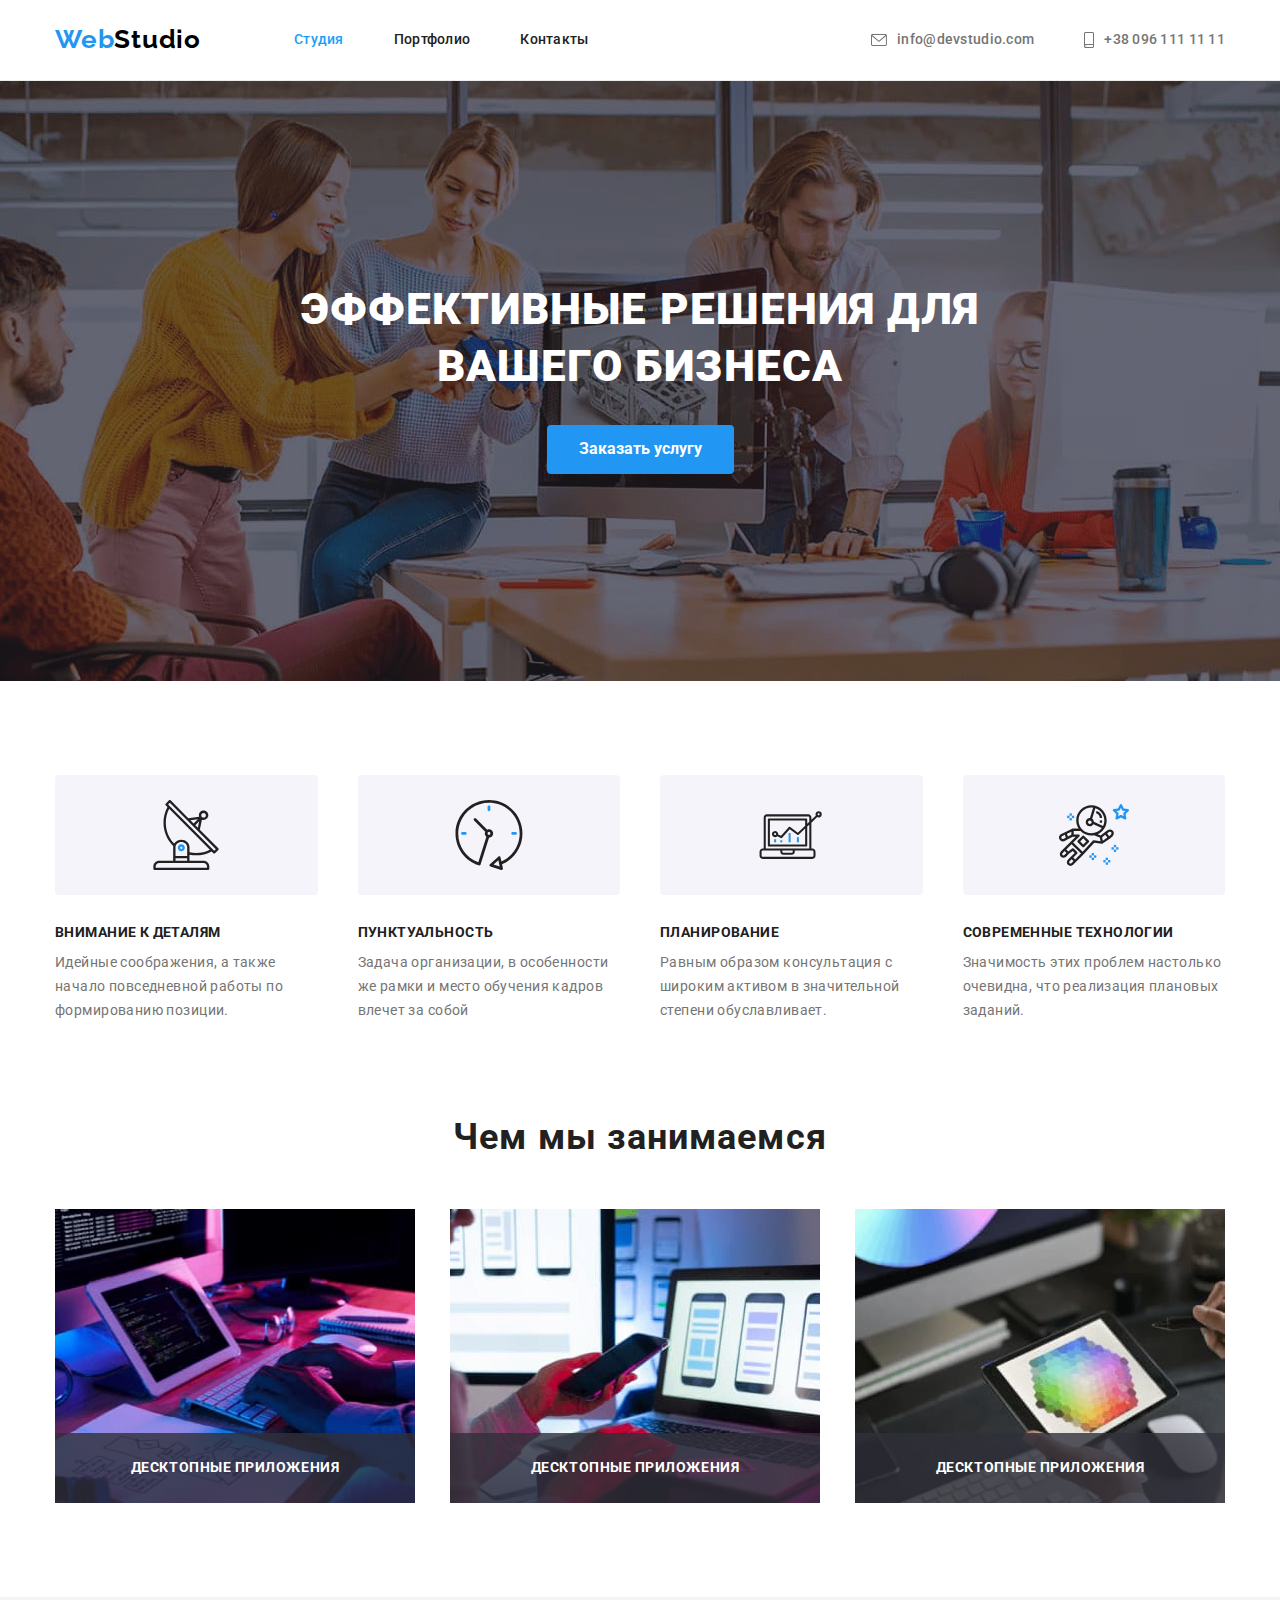
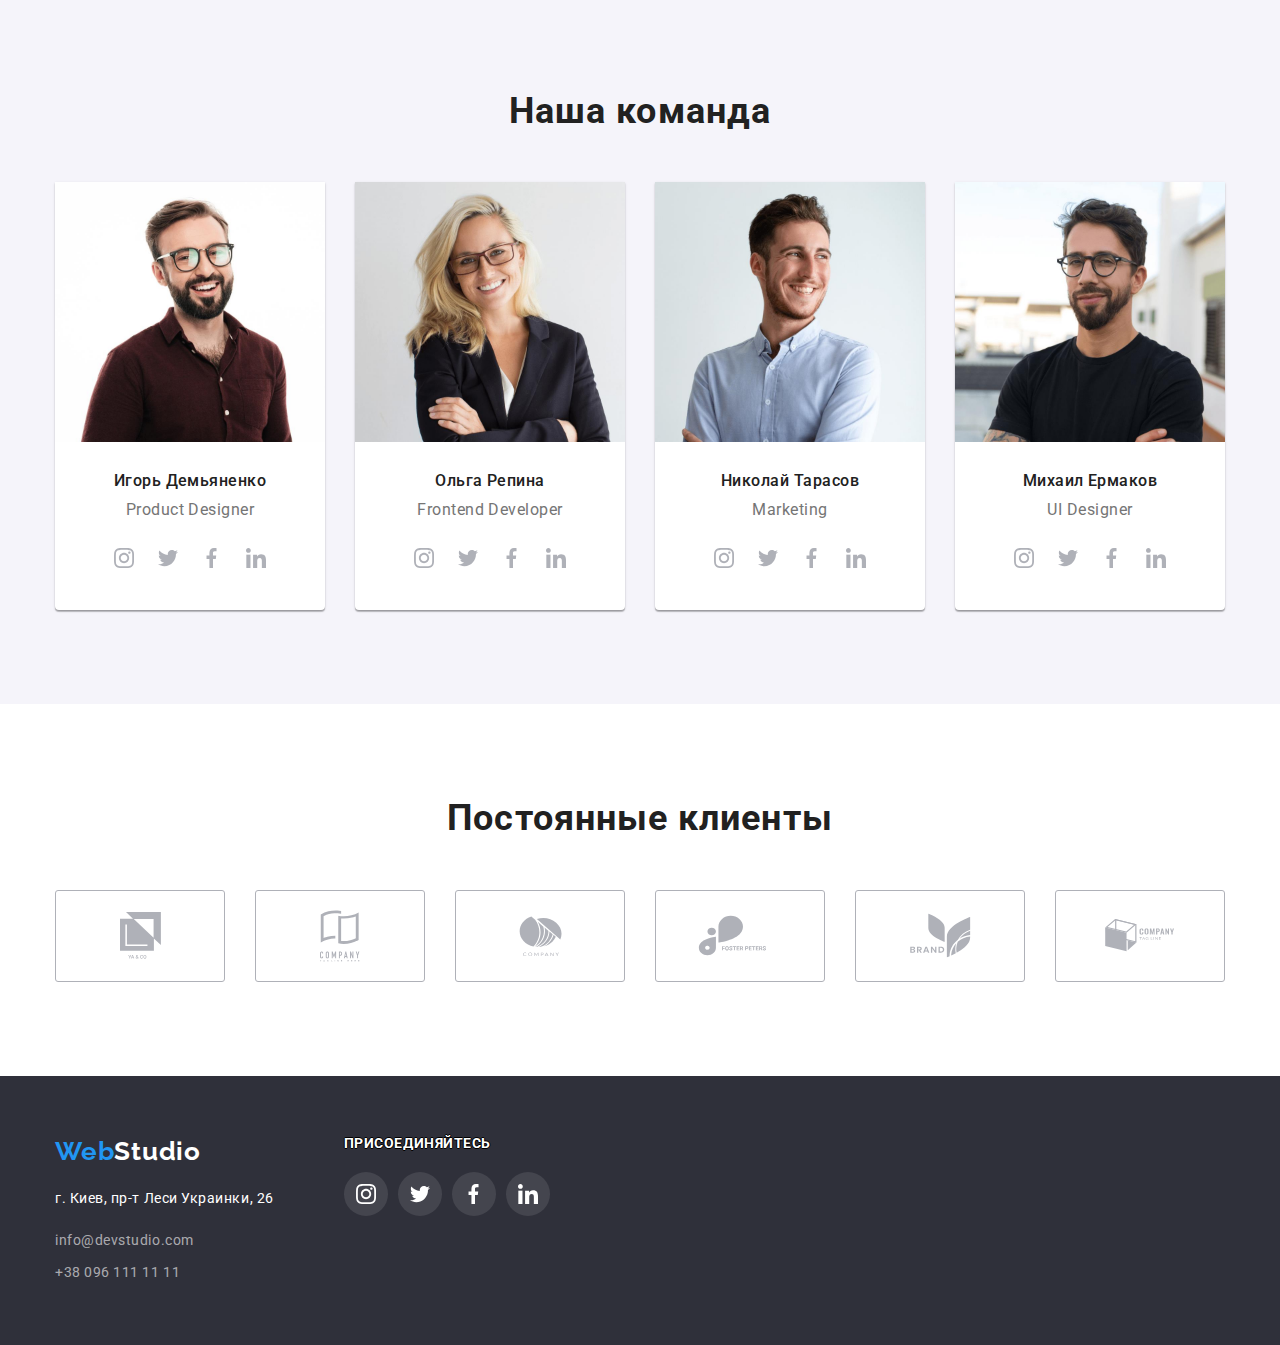
<file: index.html>
<!DOCTYPE html>
<html lang="ru">

<head>
  <meta charset="UTF-8" />
  <meta name="viewport" content="width=device-width, initial-scale=1.0" />
  <link rel="preconnect" href="https://fonts.googleapis.com">
  <link rel="preconnect" href="https://fonts.gstatic.com" crossorigin>
  <link
    href="https://fonts.googleapis.com/css2?family=Raleway:wght@700&family=Roboto:ital,wght@0,400;0,500;0,700;1,900&display=swap"
    rel="stylesheet">
  <link rel="stylesheet" href="https://cdnjs.cloudflare.com/ajax/libs/modern-normalize/1.1.0/modern-normalize.min.css"
    integrity="sha512-wpPYUAdjBVSE4KJnH1VR1HeZfpl1ub8YT/NKx4PuQ5NmX2tKuGu6U/JRp5y+Y8XG2tV+wKQpNHVUX03MfMFn9Q=="
    crossorigin="anonymous" referrerpolicy="no-referrer" />
  <link rel="stylesheet" href="css/style.css">
  <title>Студия</title>
</head>

<body>
  <!-- Шапка сайта -->
  <header class="header">
    <div class="container">
      <div class="header-field">
        <nav class="nav">
          <!--Навігація на гол сторінку-->
          <a class="logo" href="index.html">Web<span class="logo-studio">Studio</span>
          </a>
          <!--Навігація на сторінки-->
          <ul class="nav-list">
            <li class="nav-list-item"><a class="nav-item-link active" href="index.html">Студия</a></li>
            <li class="nav-list-item"><a class="nav-item-link" href="portfolio.html">Портфолио</a></li>
            <li class="nav-list-item"><a class="nav-item-link" href="">Контакты</a></li>
          </ul>
        </nav>
        <!--Контактна інформація-->
        <ul class="contacts">
          <li class="contacts-item">
            <a class="contacts-link" href="mailto:info@devstudio.com">
              <svg class="mail-icon icon" width="16" height="12">
                <use href="./images/sprites/svg/sprite.svg#icon-mail"></use>
              </svg>
              info@devstudio.com</a>
          </li>
          <li class="contacts-item">
            <a class="contacts-link" href="tel:+380961111111">
              <svg class="tel-icon icon" width="10" height="16">
                <use href="./images/sprites/svg/sprite.svg#icon-tel"></use>
              </svg>
              +38 096 111 11 11</a>
          </li>
        </ul>
      </div>
    </div>
  </header>

  <main class="main">
    <!-- Секція заголовку -->
    <section class="hero">
      <h1 class="hero-title">Эффективные решения для вашего бизнеса</h1>
      <button class="hero-button" type="button" data-modal-open>Заказать услугу</button>
    </section>

    <!-- Опис переваг -->
    <section class="feature">
      <div class="feature-conteiner container">
        <h2 class="feature-head" hidden>Особенности</h2>
        <div class="feature-field">
          <ul class="feature-list">

            <li class="feature-list-item icon-antenna">
              <div class="feature-tumb">
                <svg svg class="big-icon" width="70" height="70">
                  <use href="./images/sprites/svg/sprite.svg#icon-antenna"></use>
                </svg>
              </div>
              <h3 class="feature-list-title">Внимание к деталям</h3>
              <p class="feature-list-text">
                Идейные соображения, а также начало повседневной работы по формированию позиции.
              </p>
            </li>

            <li class="feature-list-item icon-clock">
              <div class="feature-tumb">
                <svg class="big-icon" width="70" height="70">
                  <use href="./images/sprites/svg/sprite.svg#icon-clock"></use>
                </svg>
              </div>
              <h3 class="feature-list-title">Пунктуальность</h3>
              <p class="feature-list-text">
                Задача организации, в особенности же рамки и место обучения кадров влечет за собой
              </p>
            </li>

            <li class="feature-list-item icon-diagram">
              <div class="feature-tumb">
                <svg class="big-icon" width="70" height="70"">
                    <use href=" ./images/sprites/svg/sprite.svg#icon-diagram"></use>
                </svg>
              </div>
              <h3 class="feature-list-title">Планирование</h3>
              <p class="feature-list-text">
                Равным образом консультация с широким активом в значительной степени обуславливает.
              </p>
            </li>

            <li class="feature-list-item icon-astronaut">
              <div class="feature-tumb">
                <svg class="big-icon" width="70" height="70">
                  <use href="./images/sprites/svg/sprite.svg#icon-astronaut"></use>
                </svg>
              </div>
              <h3 class="feature-list-title">Современные технологии</h3>
              <p class="feature-list-text">
                Значимость этих проблем настолько очевидна, что реализация плановых заданий.
              </p>
            </li>
          </ul>
        </div>
    </section>

    <!-- Опис занять -->
    <section class="narrative">
      <div class="narrative-conteiner container">
        <h2 class="narrative-head">Чем мы занимаемся</h2>
        <ul class="narrative-list">
          <li class="narrative-list-item">
            <img class="narrative-item-image" src="./images/box/box1.jpg" alt="Робота з кодом" width="370" />
            <span class="narrative-item-description">Десктопные приложения</span>
          </li>
          <li class="narrative-list-item">
            <img class="narrative-image" src="./images/box/box2.jpg" alt="Робота з мобільним інтерфейсом" width="370" />
            <span class="narrative-item-description">Десктопные приложения</span>
          </li>
          <li class="narrative-list-item">
            <img class="narrative-image" src="./images/box/box3.jpg" alt="Робота з кольорами" width="370" />
            <span class="narrative-item-description">Десктопные приложения</span>
          </li>
        </ul>
      </div>
    </section>

    <!-- Опис команди -->
    <section class="team">
      <div class="team-section container">
        <h2 class="team-head">Наша команда</h2>
        <div class="team-box">
          <ul class="team-list">

            <li class="team-item">
              <img class="team-item-images" src="./images/team/img1.jpg" alt="Изображение Игоря Демьяненко"
                width="270" />
              <h3 class="team-item-title">Игорь Демьяненко</h3>
              <p class="team-item-text">Product Designer</p>

              <ul class="team-social">
                <li class="team-social-item">
                  <a class="team-social-link" href="https://www.instagram.com/">
                    <svg class="box-item" width="20" height="20">
                      <use class="team-social-icon" href="./images/sprites/svg/sprite.svg#icon-inst"></use>
                    </svg>
                  </a>
                </li>
                <li class="team-social-item">
                  <a class="team-social-link" href="https://twitter.com/">
                    <svg class="box-item" width="20" height="20">
                      <use class="team-social-icon" href="./images/sprites/svg/sprite.svg#icon-tw"></use>
                    </svg>
                  </a>
                </li>
                <li class="team-social-item">
                  <a class="team-social-link" href="https://www.facebook.com/">
                    <svg class="box-item" width="20" height="20">
                      <use class="team-social-icon" href="./images/sprites/svg/sprite.svg#icon-facebook"></use>
                    </svg>
                  </a>
                </li>
                <li class="team-social-item">
                  <a class="team-social-link" href="https://www.linkedin.com/">
                    <svg class="box-item" width="20" height="20">
                      <use class="team-social-icon" href="./images/sprites/svg/sprite.svg#icon-ln"></use>
                    </svg>
                  </a>
                </li>
              </ul>
            </li>
            <li class="team-item">
              <img class="team-item-images" src="./images/team/img2.jpg" alt="Изображение Ольги Репиной" width="270" />
              <h3 class="team-item-title">Ольга Репина</h3>
              <p class="team-item-text">Frontend Developer</p>
              <ul class="team-social">
                <li class="team-social-item">
                  <a class="team-social-link" href="https://www.instagram.com/">
                    <svg class="box-item" width="20" height="20">
                      <use class="team-social-icon" href="./images/sprites/svg/sprite.svg#icon-inst"></use>
                    </svg>
                  </a>
                </li>
                <li class="team-social-item">
                  <a class="team-social-link" href="https://twitter.com/">
                    <svg class="box-item" width="20" height="20">
                      <use class="team-social-icon" href="./images/sprites/svg/sprite.svg#icon-tw"></use>
                    </svg>
                  </a>
                </li>
                <li class="team-social-item">
                  <a class="team-social-link" href="https://www.facebook.com/">
                    <svg class="box-item" width="20" height="20">
                      <use class="team-social-icon" href="./images/sprites/svg/sprite.svg#icon-facebook"></use>
                    </svg>
                  </a>
                </li>
                <li class="team-social-item">
                  <a class="team-social-link" href="https://www.linkedin.com/">
                    <svg class="box-item" width="20" height="20">
                      <use class="team-social-icon" href="./images/sprites/svg/sprite.svg#icon-ln"></use>
                    </svg>
                  </a>
                </li>
              </ul>
            </li>


            </li>
            <li class="team-item">
              <img class="team-item-images" src="./images/team/img3.jpg" alt="Изображение Николая Тарасова"
                width="270" />
              <h3 class="team-item-title">Николай Тарасов</h3>
              <p class="team-item-text">Marketing</p>
              <ul class="team-social">

                <li class="team-social-item">
                  <a class="team-social-link" href="https://www.instagram.com/">
                    <svg class="box-item" width="20" height="20">
                      <use class="team-social-icon" href="./images/sprites/svg/sprite.svg#icon-inst"></use>
                    </svg>
                  </a>
                </li>
                <li class="team-social-item">
                  <a class="team-social-link" href="https://twitter.com/">
                    <svg class="box-item" width="20" height="20">
                      <use class="team-social-icon" href="./images/sprites/svg/sprite.svg#icon-tw"></use>
                    </svg>
                  </a>
                </li>
                <li class="team-social-item">
                  <a class="team-social-link" href="https://www.facebook.com/">
                    <svg class="box-item" width="20" height="20">
                      <use class="team-social-icon" href="./images/sprites/svg/sprite.svg#icon-facebook"></use>
                    </svg>
                  </a>
                </li>
                <li class="team-social-item">
                  <a class="team-social-link" href="https://www.linkedin.com/">
                    <svg class="box-item" width="20" height="20">
                      <use class="team-social-icon" href="./images/sprites/svg/sprite.svg#icon-ln"></use>
                    </svg>
                  </a>
                </li>
              </ul>
            </li>

            <li class="team-item">
              <img class="team-item-images" src="./images/team/img4.jpg" alt="Изображение Михаила Ермакова"
                width="270" />
              <h3 class="team-item-title">Михаил Ермаков</h3>
              <p class="team-item-text">UI Designer</p>
              <ul class="team-social">
                <li class="team-social-item">
                  <a class="team-social-link" href="https://www.instagram.com/">
                    <svg class="box-item" width="20" height="20">
                      <use class="team-social-icon" href="./images/sprites/svg/sprite.svg#icon-inst"></use>
                    </svg>
                  </a>
                </li>
                <li class="team-social-item">
                  <a class="team-social-link" href="https://twitter.com/">
                    <svg class="box-item" width="20" height="20">
                      <use class="team-social-icon" href="./images/sprites/svg/sprite.svg#icon-tw"></use>
                    </svg>
                  </a>
                </li>
                <li class="team-social-item">
                  <a class="team-social-link" href="https://www.facebook.com/">
                    <svg class="box-item" width="20" height="20">
                      <use class="team-social-icon" href="./images/sprites/svg/sprite.svg#icon-facebook"></use>
                    </svg>
                  </a>
                </li>
                <li class="team-social-item">
                  <a class="team-social-link" href="https://www.linkedin.com/">
                    <svg class="box-item" width="20" height="20">
                      <use class="team-social-icon" href="./images/sprites/svg/sprite.svg#icon-ln"></use>
                    </svg>
                  </a>
                </li>
              </ul>
            </li>
          </ul>
        </div>
    </section>
    <section class="client">
      <h2 class="head-client">Постоянные клиенты</h2>
      <div class="client-field container">
        <ul class="client-list">
          <li class="client-list-item">
            <svg class="client-item-icon" width="41" height="47">
              <use href="./images/sprites/svg/sprite.svg#icon-union" />
            </svg>
          </li>
          <li class="client-list-item">
            <svg class="client-item-icon" width="40" height="52">
              <use href="./images/sprites/svg/sprite.svg#icon-company-tag" />
            </svg>
          </li>
          <li class="client-list-item">
            <svg class="client-item-icon" width="43" height="42">
              <use href="./images/sprites/svg/sprite.svg#icon-company" />
            </svg>
          </li>
          <li class="client-list-item">
            <svg class="client-item-icon" width="85" height="41">
              <use href="./images/sprites/svg/sprite.svg#icon-foster" />
            </svg>
          </li>
          <li class="client-list-item">
            <svg class="client-item-icon" width="63" height="45">
              <use href="./images/sprites/svg/sprite.svg#icon-brand" />
            </svg>
          </li>
          <li class="client-list-item">
            <svg class="client-item-icon" width="94" height="44">
              <use href="./images/sprites/svg/sprite.svg#icon-tagline" />
            </svg>
          </li>
        </ul>
      </div>
    </section>
  </main>

  <!-- Футер -->
  <footer class="footer">
    <div class="footer-conteinet container">
      <ul class="footer-list">
        <li><a class="footer-logo" href="index.html">Web<span class="footer-studio-logo">Studio</span></a></li>
        <li class="footer-item">
          <address class="footer-item-address">г. Киев, пр-т Леси Украинки, 26</address>
        </li>
        <li class="footer-item"><a class="footer-item-link" href="mailto:info@devstudio.com">info@devstudio.com</a></li>
        <li class="footer-item"><a class="footer-item-link" href="tel:+380961111111">+38 096 111 11 11</a></li>
      </ul>

      <div class="footer-social-block">
        <span class="footer-social-title">Присоединяйтесь</span>
        <ul class="social footer-social">
          <li class="social-item">
            <a class="social-item-box" href="https://www.instagram.com/">
              <svg class="social-item-icon" width="20" height="20">
                <use href="./images/sprites/svg/sprite.svg#icon-inst"></use>
              </svg>
            </a>
          </li>
          <li class="social-item">
            <a class="social-item-box" href="https://twitter.com/">
              <svg class="social-item-icon" width="20" height="20">
                <use href="./images/sprites/svg/sprite.svg#icon-tw"></use>
              </svg>
            </a>
          </li>
          <li class="social-item">
            <a class="social-item-box" href="https://www.facebook.com/">
              <svg class="social-item-icon" width="20" height="20">
                <use href="./images/sprites/svg/sprite.svg#icon-facebook"></use>
              </svg>
            </a>
          </li>
          <li class="social-item">
            <a class="social-item-box" href="https://www.linkedin.com/">
              <svg class="social-item-icon" width="20" height="20">
                <use href="./images/sprites/svg/sprite.svg#icon-ln"></use>
              </svg>
            </a>
          </li>
        </ul>
      </div>
    </div>
  </footer>
  <!--backdrop-->
  <div class="backdrop-modal-window is-hidden" data-modal>
    <div class="modal-window">
      <button class="close-window" type="button" data-modal-close><span class="close-window-icon">&#10005;</span></button>
    </div>
  </div>
  <!--js-->
  <script src="./js/modal.js"></script>
</body>

</html>
</file>
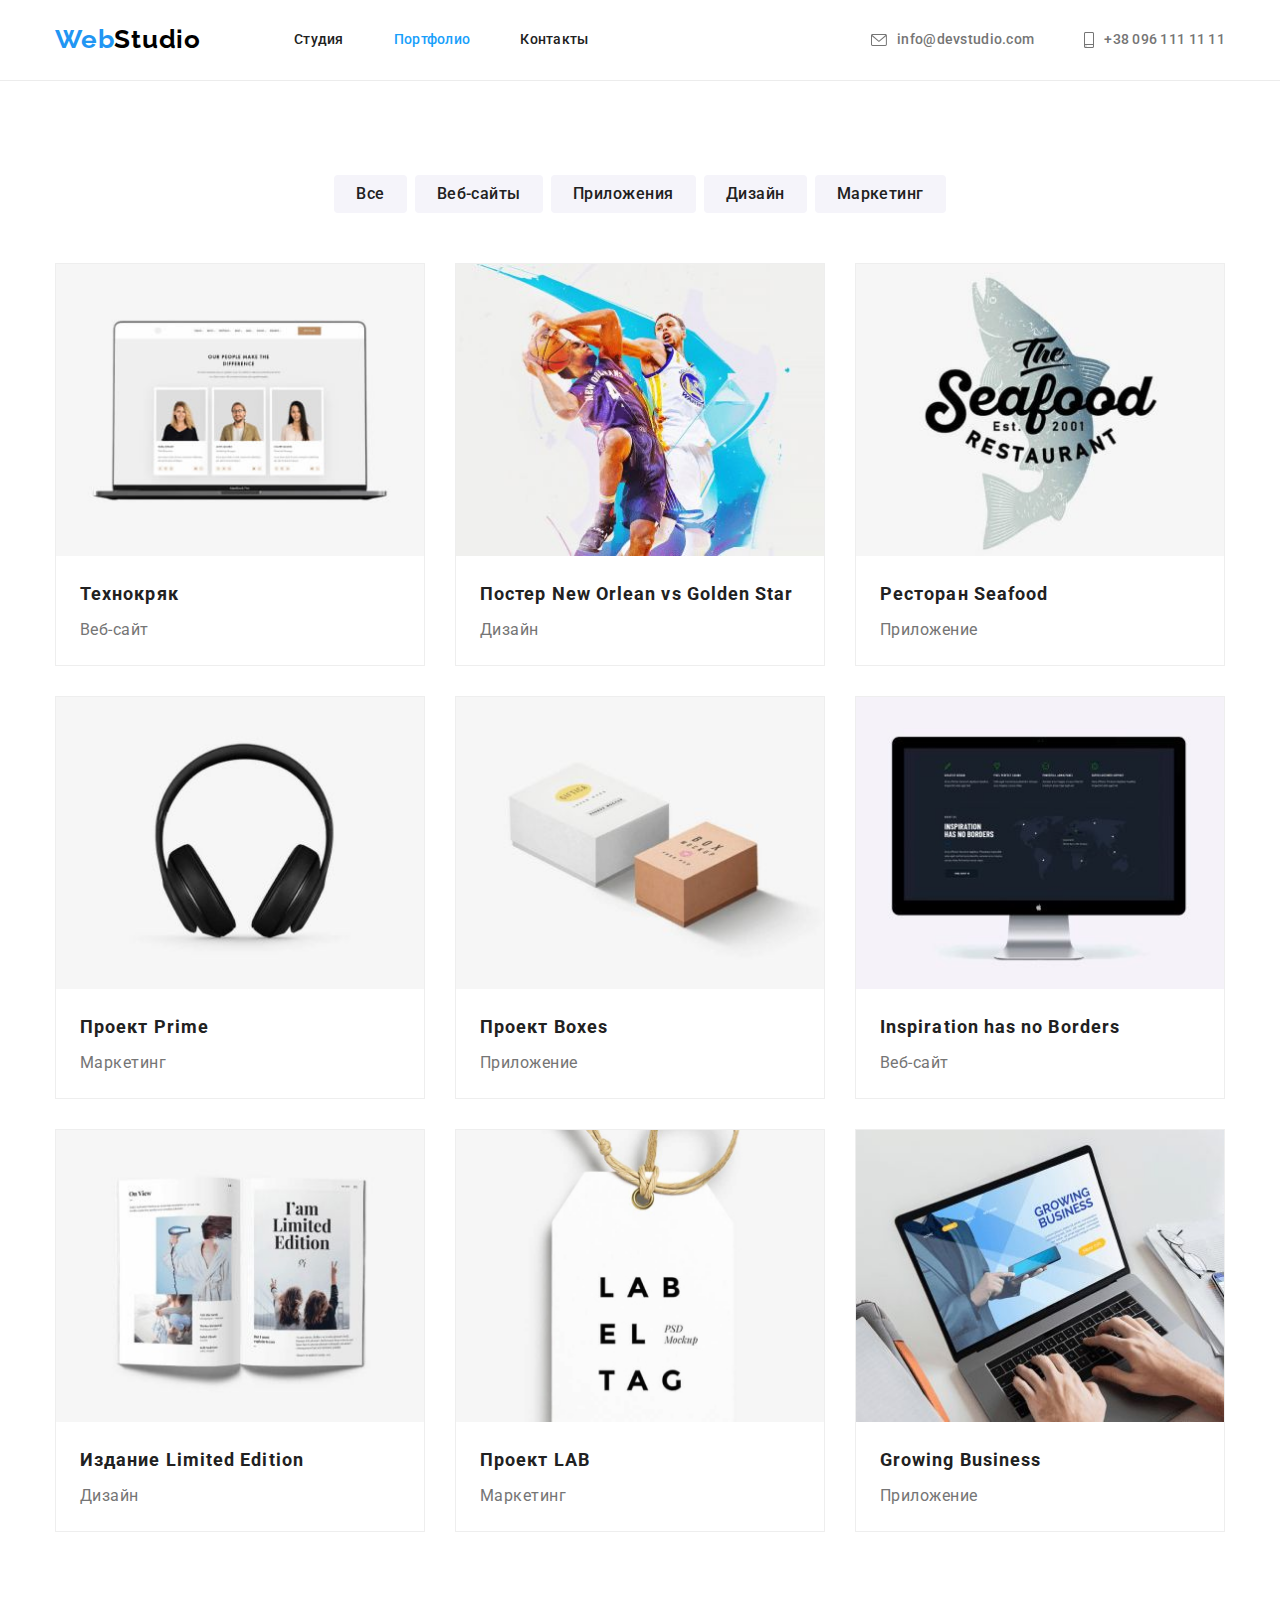
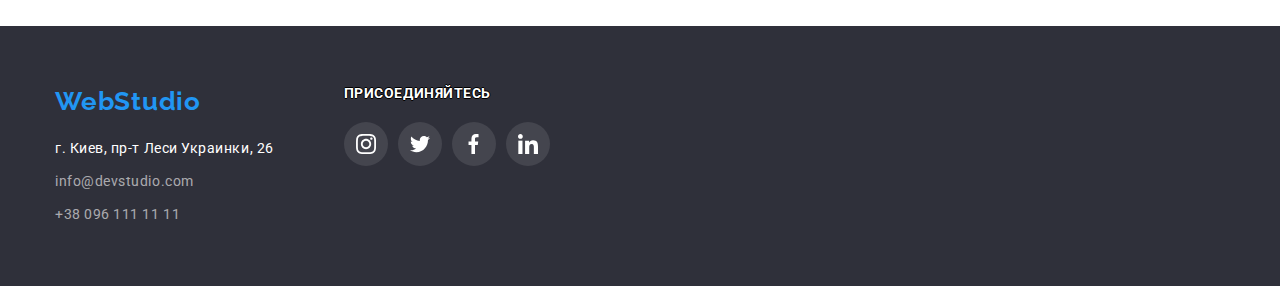
<file: portfolio.html>
<!DOCTYPE html>
<html lang="ru">

<head>
  <meta charset="UTF-8" />
  <meta name="viewport" content="width=device-width, initial-scale=1.0" />
  <link rel="preconnect" href="https://fonts.googleapis.com">
  <link rel="preconnect" href="https://fonts.gstatic.com" crossorigin>
  <link
    href="https://fonts.googleapis.com/css2?family=Raleway:wght@700&family=Roboto:ital,wght@0,400;0,500;0,700;1,900&display=swap"
    rel="stylesheet">
  <link rel="stylesheet" href="https://cdnjs.cloudflare.com/ajax/libs/modern-normalize/1.1.0/modern-normalize.min.css"
    integrity="sha512-wpPYUAdjBVSE4KJnH1VR1HeZfpl1ub8YT/NKx4PuQ5NmX2tKuGu6U/JRp5y+Y8XG2tV+wKQpNHVUX03MfMFn9Q=="
    crossorigin="anonymous" referrerpolicy="no-referrer" />
  <link rel="stylesheet" href="css/style.css">

  <title>Портфолио</title>
</head>

<body>
  <!-- Шапка сайта -->
  <header class="header">
    <div class="container">
      <div class="header-field">
        <nav class="nav">
          <!--Навігація на гол сторінку-->
          <a class="logo" href="index.html" class="logo">Web<span class="logo-studio">Studio</span>
          </a>
          <!--Навігація на сторінки-->
          <ul class="nav-list">
            <li class="nav-list-item"><a class="nav-item-link" href="index.html">Студия</a></li>
            <li class="nav-list-item"><a class="nav-item-link active" href="portfolio.html">Портфолио</a></li>
            <li class="nav-list-item"><a class="nav-item-link" href="">Контакты</a></li>
          </ul>
        </nav>
        <!--Контактна інформація-->
        <ul class="contacts">
          <li class="contacts-item">
            <a class="contacts-link" href="mailto:info@devstudio.com">
              <svg class="mail-icon icon" width="16" height="12">
                <use href="./images/sprites/svg/sprite.svg#icon-mail"></use>
              </svg>
              info@devstudio.com</a>
          </li>
          <li class="contacts-item">
            <a class="contacts-link" href="tel:+380961111111">
              <svg class="tel-icon icon" width="10" height="16">
                <use href="./images/sprites/svg/sprite.svg#icon-tel"></use>
              </svg>
              +38 096 111 11 11</a>
          </li>
        </ul>
      </div>
    </div>
  </header>

  <!--фільтр-->
  <section class="portfolio">
    <div class="portfolio-conteiner container">
      <ul class="portfolio-filter-list">
        <li class="filter-item"><button class="filter-button" type="button">Все</button></li>
        <li class="filter-item"><button class="filter-button" type="button">Веб-сайты</button></li>
        <li class="filter-item"><button class="filter-button" type="button">Приложения</button></li>
        <li class="filter-item"><button class="filter-button" type="button">Дизайн</button></li>
        <li class="filter-item"><button class="filter-button" type="button">Маркетинг</button></li>
      </ul>

      <ul class="portfolio-projects-list">
        <li class="projects-list-item">
            <a class="projects-description-tumb" href="#">
              <div class="project-list-description">  
                <p>Технокряк это современная площадка распространения коронавируса. Компании используют эту платформу для цифрового шпионажа и атак на защищённые сервера конкурентов.</p>
              </div>  
              <img class="project-list-image" src="./images/project/img1.jpg" alt="Изображение Игоря Демьяненко" width="370" />
            </a>
            <div>
              <h3 class="project-list-title">Технокряк</h3>
              <p class="project-list-text">Веб-сайт</p>
            </div>
        </li>
        <li class="projects-list-item">
          <a class="projects-description-tumb" href="#">
            <div class="project-list-description">  
              <p>Технокряк это современная площадка распространения коронавируса. Компании используют эту платформу для цифрового шпионажа и атак на защищённые сервера конкурентов.</p>
            </div>  
            <img class="project-list-image" src="./images/project/img2.jpg" alt="Изображение Ольги Репиной" width="370" />
          </a>
          <div>
            <h3 class="project-list-title">Постер New Orlean vs Golden Star</h3>
            <p class="project-list-text">Дизайн</p>
          </div>
        </li>
        <li class="projects-list-item">
          <a class="projects-description-tumb" href="#">
            <div class="project-list-description">  
              <p>Технокряк это современная площадка распространения коронавируса. Компании используют эту платформу для цифрового шпионажа и атак на защищённые сервера конкурентов.</p>
            </div>  
            <img class="project-list-image" src="./images/project/img3.jpg" alt="Изображение Николая Тарасова" width="370" />
          </a>
          <div>
            <h3 class="project-list-title">Ресторан Seafood</h3>
            <p class="project-list-text">Приложение</p>
          </div>
        </li>
        <li class="projects-list-item">
          <a class="projects-description-tumb" href="#">
            <div class="project-list-description">  
              <p>Технокряк это современная площадка распространения коронавируса. Компании используют эту платформу для цифрового шпионажа и атак на защищённые сервера конкурентов.</p>
            </div>  
            <img class="project-list-image" src="./images/project/img4.jpg" alt="Изображение Михаила Ермакова" width="370" />
          </a>
          <div>
            <h3 class="project-list-title">Проект Prime</h3>
            <p class="project-list-text">Маркетинг</p>
          </div>
        </li>
        <li class="projects-list-item">
          <a class="projects-description-tumb" href="#">
            <div class="project-list-description">  
              <p>Технокряк это современная площадка распространения коронавируса. Компании используют эту платформу для цифрового шпионажа и атак на защищённые сервера конкурентов.</p>
            </div>  
            <img class="project-list-image" src="./images/project/img5.jpg" alt="Изображение Михаила Ермакова" width="370" />
          </a>
          <div>
            <h3 class="project-list-title">Проект Boxes</h3>
            <p class="project-list-text">Приложение</p>
          </div>
        </li>
        <li class="projects-list-item">
          <a class="projects-description-tumb" href="#">
            <div class="project-list-description">  
              <p>Технокряк это современная площадка распространения коронавируса. Компании используют эту платформу для цифрового шпионажа и атак на защищённые сервера конкурентов.</p>
            </div>  
            <img class="project-list-image" src="./images/project/img6.jpg" alt="Изображение Михаила Ермакова" width="370" />
          </a>
          <div>
            <h3 class="project-list-title">Inspiration has no Borders</h3>
            <p class="project-list-text">Веб-сайт</p>
          </div>
        </li>
        <li class="projects-list-item">
          <a class="projects-description-tumb" href="#">
            <div class="project-list-description">  
              <p>Технокряк это современная площадка распространения коронавируса. Компании используют эту платформу для цифрового шпионажа и атак на защищённые сервера конкурентов.</p>
            </div> 
            <img class="project-list-image" src="./images/project/img7.jpg" alt="Изображение Михаила Ермакова" width="370" />
          </a>
          <div>
            <h3 class="project-list-title">Издание Limited Edition</h3>
            <p class="project-list-text">Дизайн</p>
          </div>
        </li>
        <li class="projects-list-item">
          <a class="projects-description-tumb" href="#">
            <div class="project-list-description">  
              <p>Технокряк это современная площадка распространения коронавируса. Компании используют эту платформу для цифрового шпионажа и атак на защищённые сервера конкурентов.</p>
            </div>  
            <img class="project-list-image" src="./images/project/img8.jpg" alt="Изображение Михаила Ермакова" width="370" />
          </a>
          <div>
            <h3 class="project-list-title">Проект LAB</h3>
            <p class="project-list-text">Маркетинг</p>
          </div>
        </li>
        <li class="projects-list-item">
          <a class="projects-description-tumb" href="#">
            <div class="project-list-description">  
              <p>Технокряк это современная площадка распространения коронавируса. Компании используют эту платформу для цифрового шпионажа и атак на защищённые сервера конкурентов.</p>
            </div>  
            <img class="project-list-image" src="./images/project/img9.jpg" alt="Изображение Михаила Ермакова" width="370" />
          </a>
          <div>
            <h3 class="project-list-title">Growing Business</h3>
            <p class="project-list-text">Приложение</p>
          </div>
        </li>
      </ul>
    </div>
  </section>
  </main>

  <!-- Футер -->
  <footer class="footer">
    <div class="container">
      <ul class="footer-list">
        <li><a class="footer-logo" href="index.html">Web<span class="color-studio-logo-footer">Studio</span></a></li>
        <li class="fooret-item">
          <address class="footer-item-address">г. Киев, пр-т Леси Украинки, 26</address>
          </>
        <li class="footer-item"><a class="footer-item-link" href="mailto:info@devstudio.com">info@devstudio.com</a></li>
        <li class="footer-item"><a class="footer-item-link" href="tel:+380961111111">+38 096 111 11 11</a></li>
      </ul>

      <div class="footer-social-block">
        <span class="footer-social-title">Присоединяйтесь</span>
        <ul class="social footer-social">
          <li class="social-item">
            <a class="social-item-box" href="https://www.instagram.com/">
              <svg class="social-item-icon" width="20" height="20">
                <use href="./images/sprites/svg/sprite.svg#icon-inst"></use>
              </svg>
            </a>
          </li>
          <li class="social-item">
            <a class="social-item-box" href="https://twitter.com/">
              <svg class="social-item-icon" width="20" height="20">
                <use href="./images/sprites/svg/sprite.svg#icon-tw"></use>
              </svg>
            </a>
          </li>
          <li class="social-item">
            <a class="social-item-box" href="https://www.facebook.com/">
              <svg class="social-item-icon" width="20" height="20">
                <use href="./images/sprites/svg/sprite.svg#icon-facebook"></use>
              </svg>
            </a>
          </li>
          <li class="social-item">
            <a class="social-item-box" href="https://www.linkedin.com/">
              <svg class="social-item-icon" width="20" height="20">
                <use href="./images/sprites/svg/sprite.svg#icon-ln"></use>
              </svg>
            </a>
          </li>
        </ul>
      </div>
    </div>
  </footer>
</body>

</html>
</file>
<file: css/style.css>
/*ÐžÐ±Ð½ÑƒÐ»ÐµÐ½Ð¸Ðµ*/
*{padding: 0;margin: 0;border: 0;}
*,*:before,*:after{-moz-box-sizing: border-box;-webkit-box-sizing: border-box;box-sizing: border-box;}
:focus,:active{outline: none;}
a:focus,a:active{outline: none;}
nav,footer,header,aside{display: block;}
html,body{height:100%;width:100%;font-size:100%;line-height:1;font-size:14px;-ms-text-size-adjust:100%;-moz-text-size-adjust:100%;-webkit-text-size-adjust:100%;}
input,button,textarea{font-family:inherit;}
input::-ms-clear{display: none;}
button{text-decoration: none;}
button{cursor: pointer;}
button::-moz-focus-inner {padding:0;border:0;}
a,a:visited{text-decoration: none;}
a:hover{text-decoration: none;}
ul li{list-style: none;}
img{vertical-align: top;}
h1,h2,h3,h4,h5,h6{font-size:inherit;font-weight: inherit;}
/*--------------------*/

:root {
   --white-color: #fff;
   /*Button text*/
   --title-text-color: #212121;
   /*Button text*/
   --subtitle-text-color: #757575;
   /*found-family*/
   --basic-side-found: Roboto;
   --logo-found: Raleway;
   /*logo-heder*/
   --logo-color: #2196f3;
   --header-logo-color: #000;
   --footer-logo-color: #fff;
   /*Icon*/
   --social-svg-color: #afb1b8;
   /*Hover-nav-footer*/
   --hover-color: #18a0fb;
   /*Button-background-color*/
   --button-background-color: #2196f3;
   /*Background-color*/
   --primary-background: #fff;
   --section-background: #2f303a;
   /*feature*/
   --feature-icon-background: #f5f4fa;
   /*margin-left*/
   --feature-margin-left: 30px;
   --nararative-margin-left: 30px;
   --team-margin-left: 30px;
   --project-margin-left: 30px;
   /*margin-top*/
   --project-margin-top: 30px;
   /*Shadow*/
   --shadow-button: 0px 3px 1px rgba(0, 0, 0, 0.1), 0px 1px 2px rgba(0, 0, 0, 0.08), 0px 2px 2px rgba(0, 0, 0, 0.12);
   /*Animation*/
   --timing-function: cubic-bezier(0.4, 0, 0.2, 1);
}
/*Global*/
body {
   background-color: var(--primary-background-color);
   color: var(--title-text-color);
   font-family: var(--basic-side-found), sans-serif;
   letter-spacing: 0.03em;
   font-size: 18px;
   line-height: 1.67;
}
/*Плагіни*/
.container {
   width: 1200px;
   margin-left: auto;
   margin-right: auto;
   padding-left: 15px;
   padding-right: 15px;
}

.logo {
   font-family: var(--logo-found);
   font-weight: 700;
   font-size: 26px;
   line-height: 1.19;
   letter-spacing: 0.03em;
   cursor: pointer;

   padding-top: 23px;
   padding-bottom: 25px;
   color: var(--logo-color);
}

.logo-studio {
   color: var(--header-logo-color);
}

.header {
   font-size: 14px;
   font-weight: 500;
   line-height: 1.14;
   letter-spacing: 0.02em;
   border-bottom: 1px solid #ececec;
}

.header-field {
   display: flex;
   align-items: center;
   justify-content: space-between;
}

.nav {
   display: flex;
   align-items: center;
}

.nav-list {
   display: flex;
   margin-left: 93px;
}

.nav-list-item:not(:first-child) {
   margin-left: 50px;
}

.nav-item-link {
   position: relative;
   display: block;
   padding-top: 32px;
   padding-bottom: 32px;
   color: var(--title-text-color);
}

.nav-item-link:after {
   content: "";
   position: absolute;
   display: block;
   border-radius: 2px;
   
   left: 0;
   width: 100%;
   height: 4px;
   bottom: -1px;
   
   opacity: 0;
   transform: scale(0.2);
   background-color: var(--button-background-color);
   transition: fill 550ms var(--timing-function),
               transform 550ms var(--timing-function),
               opacity 250ms var(--timing-function),
               color 550ms var(--timing-function);
}

.nav-item-link:hover::after {
   content: "";
   position: absolute;
   display: block;
   border-radius: 2px;

   left: 0;
   width: 100%;
   height: 4px;
   bottom: -1px;

   opacity: 1;
   transform: scale(1);
   background-color: var(--button-background-color);
   transition: fill 650ms var(--timing-function),
               transform 650ms var(--timing-function),
               opacity 550ms var(--timing-function);
}

.nav-item-link:hover,
.nav-item-link:focus {
   color: var(--hover-color);
   transition: color 550ms var(--timing-function)
               fill 500ms var(--timing-function),
               transform 550ms var(--timing-function),
               opacity 550ms var(--timing-function);
}
.active {
   color: var(--hover-color);
}
/*Contacts*/
.contacts {
   display: inline-flex;
   align-items: center;
   padding-top: 32px;
   padding-bottom: 32px;
}
.contacts-item:not(:first-child) {
   margin-left: 50px;
}
.contacts-link {
   display: flex;
   align-items: center;
   color: var(--subtitle-text-color);
}
.mail-icon,
.tel-icon {
   margin-right: 10px;
   fill: #757575;
}

.contacts-link:hover,
.contacts-link:focus {
   color: var(--hover-color);
   transition: color 250ms var(--timing-function),
               fill 250ms var(--timing-function),
               transform 250ms var(--timing-function);
}
.contacts-link:hover .mail-icon,
.contacts-link:hover .tel-icon {
   fill: var(--hover-color);
   transition: fill 250ms var(--timing-function),
               color 250ms var(--timing-function),
               transform 250ms var(--timing-function);

   ;
}

/*FOOTER*/
.footer {
   background-color: var(--section-background);
   flex-grow: 1;
   padding: 60px 0;
}

/*footer-logo*/
.footer-logo {
   display: block;
   cursor: pointer;

   font-family: var(--logo-found);
   font-weight: 700;
   font-size: 26px;
   line-height: 1.19;
   letter-spacing: 0.03em;

   margin-bottom: 20px;
   color: var(--logo-color);
}
.footer-studio-logo {
   color: white;
}

.footer-item:not(:last-child),
.footer-item-address {
   padding-bottom: 9px;
}

.footer-list {
   display: block;
   font-size: 14px;
   line-height: 1.7;
}

.footer-item-address {
   color: var(--white-color);
   font-style: normal;
}

.footer-item-link {
   color: rgba(255, 255, 255, 0.6);
}
.footer-item-link:hover,
.footer-item-link:focus {
   color: var(--hover-color);
   transition: color 250ms var(--timing-function);
}

.footer-social-block {
   display: block;
   margin-left: 70px;
}

.footer-social-title {
   display: block;
   
   font-size: 14px;
   line-height: 1.14;
   text-transform: uppercase;
   font-weight: 700;

   margin-bottom: 20px;

   color: var(--white-color);
   text-shadow: -1px 0 black, 0 1px black, 1px 0 black, 0 -1px black;
}
.footer > .container {
   display: flex;
}

.social {
   display: flex;
   margin: 0 auto;
}

.social-item {
   display: inline-flex;

   width: 44px;
   height: 44px;
   border-radius: 50%;
   cursor: pointer;

   justify-content: space-between;
   align-items: center;
   margin: 0 10px 0 0;

   background-color: rgba(255, 255, 255, 0.1);
}

.social-item-box {
   display: block;
   margin: 0 auto;
}

.social-item-icon {
   display: block;
   margin: 0 auto;
   fill: #fff;
}

.social-item:hover,
.social-item:focus {
   background-color: var(--button-background-color);
   transition: background-color 250ms var(--timing-function);
}

/*------------------------Studio_____________STUDIO_____________Studio*

/*Section-HEAD*/
.hero {
   display: flex;
   flex-direction: column;
   align-items: center;

   text-align: center;
   letter-spacing: 0.06em;

   padding-top: 200px;
   padding-bottom: 210px;
   max-width: 1600px;
   height: 600px;
   margin-left: auto;
   margin-right: auto;

   color: var(--white-color);

   background-image: linear-gradient(to right, 
                  rgba(47, 48, 58, 0.4), 
                  rgba(47, 48, 58, 0.4)),
                  url("../images/sprites/img/hero.jpg");
   background-repeat: no-repeat;
   background-position: center;
   object-fit: contain;


}

.hero-title {
   font-size: 44px;
   line-height: 1.3;
   font-weight: 900;
   text-transform: uppercase;

   max-width: 696px;
   text-align: center;
   margin-bottom: 30px;
   margin: 0 auto;
}

.hero-button {
   cursor: pointer;
   font-size: 16px;
   line-height: 1.8;
   font-weight: 700;
   border-radius: 4px;
   margin-top: 30px;

   padding: 10px 32px 10px 32px;
   background-color: var(--button-background-color);
   color: var(--white-color);
}

.hero-button:hover,
.hero-button:focus {
   color: var(--white-color);
   background-color: #188ce8;
   transition: color 250ms var(--timing-function),
               background-color 250ms var(--timing-function),
               transform 250ms var(--timing-function);
}

/*Section-Feature*/
.feature {
   padding-top: 94px;
   padding-bottom: 47px;
}

.feature-head {
   text-align: center;
   
   font-weight: 700;
   font-size: 36px;
   line-height: 1.17;

   margin-top: 0;
   margin-bottom: 50px;

   color: var(--secondary-text-color);
}

.feature-field {
   display: flex;
}

.feature-list {
   display: flex;
   flex-wrap: wrap;
   justify-content: space-between;

   font-size: 14px;
   letter-spacing: 0.03em;
}

.feature-list-item {
   flex-basis: calc(100% / 4 - var(--feature-margin-left));
}

.feature-tumb {
   display: block;
   text-align: center;
   border-radius: 4px;

   padding-top: 25px;
   padding-bottom: 25px;
   margin-bottom: 30px;

   background-color: var(--feature-icon-background);
}

.big-icon {
   display: flex;
   margin: 0 auto;
}

.feature-list-title {
   font-weight: 700;
   line-height: 1.14;
   text-transform: uppercase;

   padding-bottom: 10px;
}
.feature-list-text {
   line-height: 1.71;
   color: var(--subtitle-text-color);
}

/*Section-narrative*/
.narrative {
   padding-top: 47px;
   padding-bottom: 94px;
}

.narrative-head {
   text-align: center;
   font-weight: 700;
   font-size: 36px;
   line-height: 1.16;
   letter-spacing: 0.03em;

   margin-bottom: 50px;
}

.narrative-list {
   display: flex;
   flex-wrap: wrap;
   justify-content: space-between;
}

.narrative-list-item {
   position: relative;
   display: flex;
   flex-wrap: wrap;
   flex-basis: calc(100% / 3 - var(--nararative-margin-left));
}

.narrative-item-image {
   display: block;
   max-width: 100%;
   height: auto;
}

.narrative-item-description{
   content: "";
   cursor: pointer;
   position: absolute;
   display: block;
   bottom: 0;
   left: 0;
   text-align: center;
   vertical-align: center;

   width: 100%;
   padding-top: 27px;
   padding-bottom: 27px;
   
   font-weight: 700;
   font-size: 14px;
   line-height: 1.14;
   text-transform: uppercase;

   color: var(--white-color);
   background-color: rgba(47, 48, 58, 0.8);
}


/*Section-team*/
.team {
   background-color: #f5f4fa;
}

.team-section {
   padding-top: 94px;
   padding-bottom: 94px;
}

.team-head {
   text-align: center;

   font-weight: 700;
   font-size: 36px;
   line-height: 1.16;
   letter-spacing: 0.03em;

   margin-bottom: 50px;
}

.team-list {
   display: inline-flex;
   flex-wrap: wrap;
   text-align: center;

   text-transform: none;

   margin-left: calc(-1 * var(--team-margin-left));
}

.team-item {
   flex-wrap: wrap;
   justify-content: space-between;
   border-radius: 0px 0px 4px 4px;

   max-width: 270px;
   padding-bottom: 30px;

   flex-basis: calc(100% / 4 - var(--team-margin-left));
   margin-left: var(--team-margin-left);
   margin-bottom: auto;

   background-color: #fff;
   box-shadow: 0px 1px 3px rgba(0, 0, 0, 0.12),
               0px 1px 1px rgba(0, 0, 0, 0.14),
               0px 2px 1px rgba(0, 0, 0, 0.2);

}

.team-item-images {
   display: block;
   max-width: 100%;
   height: auto;
}

.team-item-title {
   display: block;
   text-align: center;

   padding: 30px 0 10px 0;
   
   font-weight: 500;
   font-size: 16px;
   line-height: 1.18;
   letter-spacing: 0.03em;
}
.team-item-text {
   display: block;
   text-align: center;

   padding-bottom: 16px;

   font-size: 16px;
   line-height: 1.18;
   letter-spacing: 0.03em;

   color: var(--subtitle-text-color);
}

.team-social {
   display: flex;
   justify-content: center;
}

.team-social-item {
   cursor: pointer;
   display: flex;
   align-items: center;

   width: 44px;
   height: 44px;
   border-radius: 50%;
   
   background-color: #fff;
}

.box-item {
   display: block;
   margin: 0 auto;
}

.team-social-link {
   margin: 0 auto;
   fill: var(--social-svg-color);
}

.team-social-item:hover,
.team-social-item:focus {
   fill: var(--white-color);
   background-color: var(--button-background-color);
   transition: fill 250ms var(--timing-function),
               background-color 300ms var(--timing-function);
}

.team-social-item:hover .team-social-link,
.team-social-link:focus .team-social-item {
   fill: #fff;
   transition: fill 250ms var(--timing-function);
}

/*Client-section*/
.client {
   padding-top: 94px;
   padding-bottom: 94px;
}

.head-client {
   text-align: center;

   font-weight: 700;
   font-size: 36px;
   line-height: 1.16;
   letter-spacing: 0.03em;

   margin-bottom: 50px;
}

.client-list {
   display: flex;
   margin: -15px;
}

.client-list-item {
   cursor: pointer;
   display: inline-flex;

   width: 170px;
   height: 92px;

   border: 1px solid #afb1b8;
   border-radius: 3px;

   margin: 15px;
   fill: var(--svg-color);
}

.client-item-icon {
   margin: auto;
   fill: #afb1b8;
}

.client-list-item:hover,
.client-list-item:focus {
   border-color: var(--button-background-color);
   transition: fill 250ms var(--timing-function),
               border-color 250ms var(--timing-function);
}
.client-list-item:hover .client-item-icon,
.client-list-item:focus .client-item-icon {
   fill: var(--button-background-color);
   transition: fill 250ms var(--timing-function);
}

/*--------------------Portfolio__________PORTFOLIO__________Portfolio*


/*Section-Filter*/
.portfolio {
   padding-top: 94px;
   padding-bottom: 94px;
}

.portfolio-filter-list {
   display: flex;
   justify-content: center;

   padding-bottom: 50px;
}

.filter-item:not(:first-child) {
   margin-left: 8px;
}

/*Button*/
.filter-button {
   cursor: pointer;
   display: block;

   padding: 6px 22px 6px 22px;
   border-radius: 4px;
   
   font-weight: 500;
   font-size: 16px;
   line-height: 1.6;
   letter-spacing: 0.03em;

   background-color: #f5f4fa;
   color: var(--title-text-color);
}

.filter-button:hover,
.filter-button:focus,
.filter-button:active {
   color: var(--white-color);
   background-color: var(--button-background-color);
   box-shadow: var(--shadow-button);

   transition: color 250ms var(--timing-function),
               background-color 250ms var(--timing-function),
               box-shadow 250ms var(--timing-function);
}

/*Section-Projects*/
.portfolio-projects-list {
   display: flex;
   flex-wrap: wrap;

   margin-left: auto;
   margin-right: auto;
   margin-left: calc(-1 * var(--project-margin-left));
   margin-top: calc(-1 * var(--project-margin-top));
}

.projects-list-item {
   cursor: pointer;
   position: relative;
   display: block;

   max-width: 370px;
   border: 1px solid #eeeeee;
   
   flex-basis: calc(100% / 3 - var(--project-margin-left));
   margin-left: var(--project-margin-left);
   margin-top: var(--project-margin-top);
}

.project-list-image {
   display: block;
   max-width: 100%;
   height: auto;
}

.project-list-title {
   font-weight: 700;
   font-size: 18px;
   line-height: 2;
   letter-spacing: 0.06em;

   padding: 20px 0 4px 0;
   margin: 0 24px;

   background-color: var(--white-color);
}

.project-list-text {
   font-size: 16px;
   line-height: 1.8;
   letter-spacing: 0.03em;

   padding-bottom: 20px;
   margin: 0 24px;

   color: #757575;
   background-color: var(--white-color);
}

.projects-description-tumb{
   display: block;
   position: relative;
   overflow: hidden;
}

.project-list-description {
   position: absolute;
   margin: 1px;
   top: 0;
   left: 0;
   width: 100%;
   height: 100%;
   padding: 64px 24px;

   line-height: 1.56;


   color: #fff;
   background-color:rgba(33, 150, 243, 0.9);

   transform: translateY(100%);
}

.projects-list-item:hover,
.projects-list-item:focus {
   box-shadow: 0px 1px 1px rgba(0, 0, 0, 0.12),
               0px 4px 4px rgba(0, 0, 0, 0.06),
               1px 4px 6px rgba(0, 0, 0, 0.16);
   transition: color 250ms var(--timing-function),
               background-color 250ms var(--timing-function),
               transform 250ms var(--timing-function),
               box-shadow 250ms var(--timing-function); 
}
.projects-list-item:hover .project-list-description,
.projects-list-item:focus .project-list-description{
   transform: translate(0);
   transition: color 250ms var(--timing-function),
               background-color 250ms var(--timing-function),
               transform 550ms var(--timing-function),
               box-shadow 250ms var(--timing-function); 
}
/*--------------------Modal__________ModalWindow__________Model*/
.backdrop-modal-window {
   position: fixed;
   top: 0;
   left: 0;
   width: 100%;
   height: 100%;

   background-color: rgba(0, 0, 0, 0.2);
   opacity: 1;
}


.backdrop-modal-window.is-hidden {
   opacity: 0;
   pointer-events: none;

   
   transition: opacity 250ms var(--timing-function);
}

.modal-window {
   position: absolute;
   top: 50%;
   left: 50%;
   border-radius: 4px;

   min-width: 528px;
   min-height: 581px;
   padding: 35px;

   background-color: #fff;

   transform: translate(-50%, -50%) scale(1);
   transition: transform 550ms var(--timing-function);
}

.backdrop-modal-window.is-hidden .modal-window {
   transform: translate(-0%, -100%) scale(0.2);
   transition: transform 550ms var(--timing-function);
}

.close-window {
   cursor: pointer;
   position: absolute;
   top: 8px;
   right: 8px;

   width: 30px;
   height: 30px;
   border-radius: 50%;
   border: 1px solid rgba(0, 0, 0, 0.1);
}

.close-window:hover {
   color: var(--button-background-color);
   box-shadow: 0 0 3px rgba(0, 0, 0, 0.3);
   border-color: var(--hover-color);
}
.close-window-icon {
   width: 18px;
   height: 18px;
}
</file>
